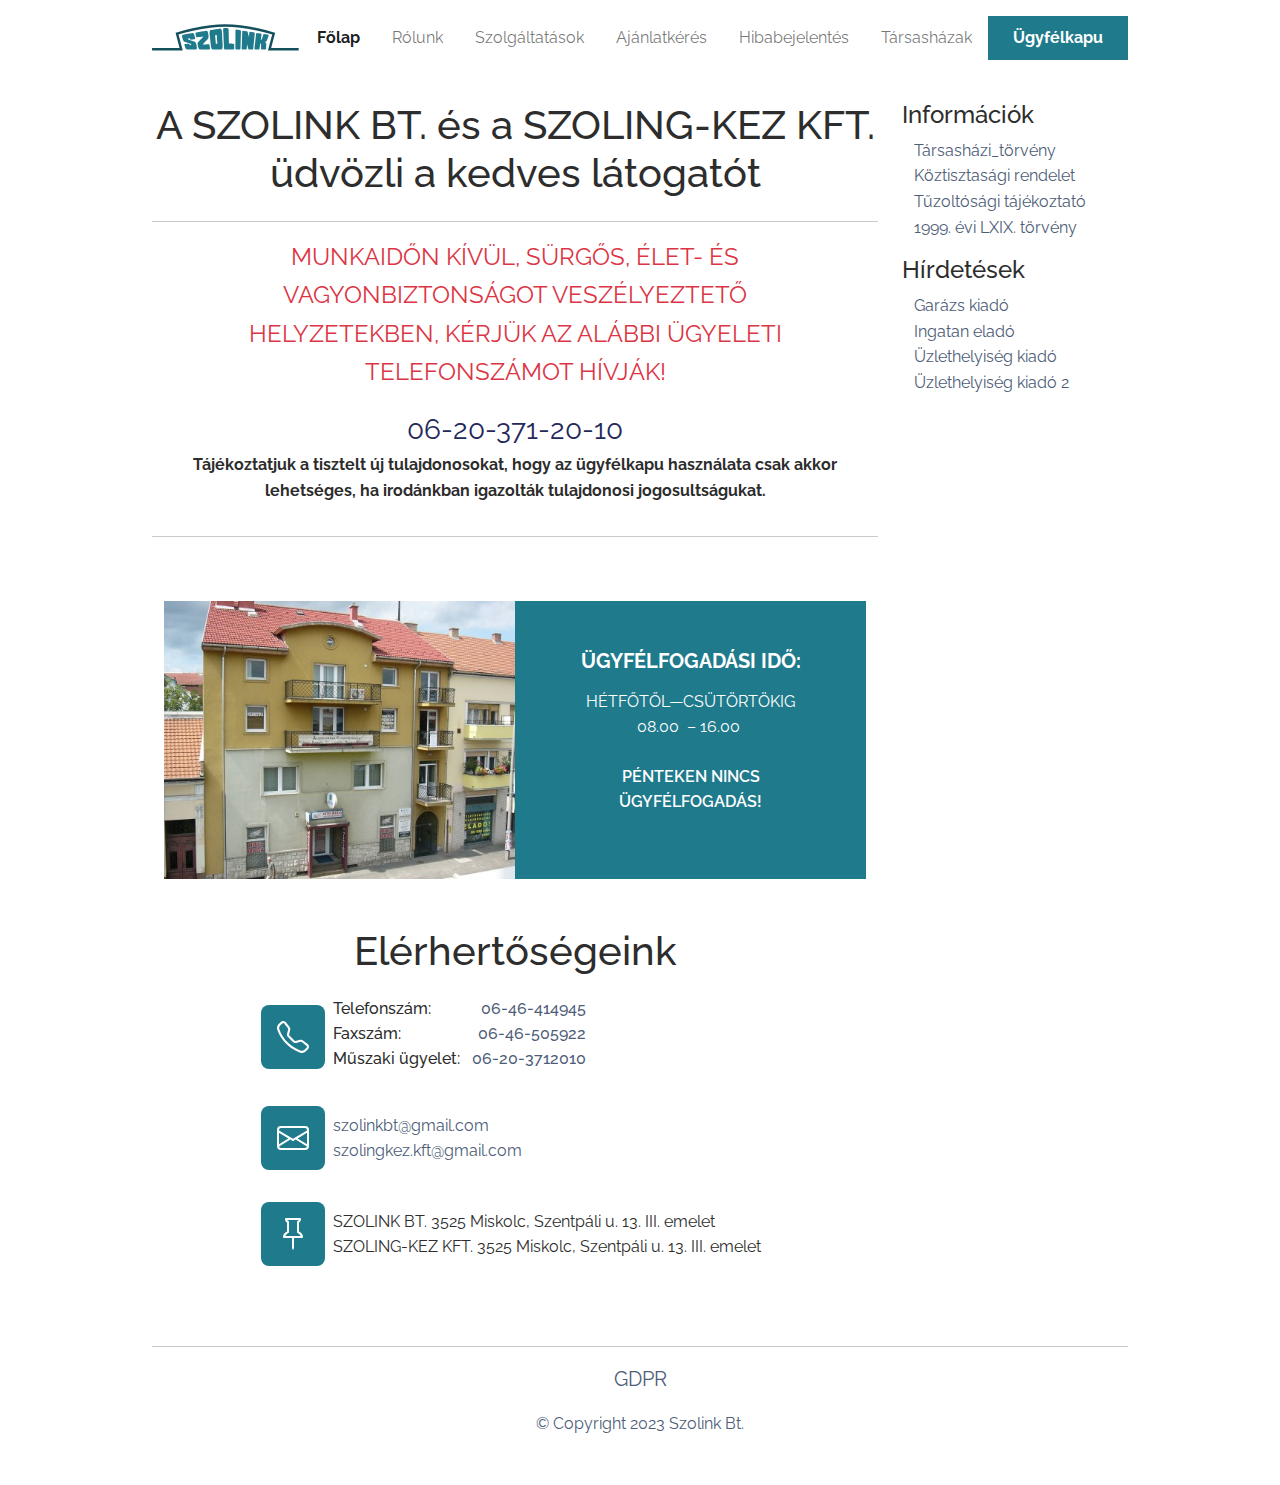
<file: index.html>
<!DOCTYPE html><html lang="en" style="--bs-primary: #1f7a8c;--bs-primary-rgb: 31,122,140;"><head><meta charset="utf-8"><meta name="viewport" content="width=device-width, initial-scale=1.0, shrink-to-fit=no"><title>Home - Brand</title><link rel="stylesheet" href="assets/bootstrap/css/bootstrap.min.css"><link rel="stylesheet" href="https://fonts.googleapis.com/css?family=Raleway:300italic,400italic,600italic,700italic,800italic,400,300,600,700,800&amp;display=swap"><link rel="stylesheet" href="assets/css/styles.min.css"></head><body><nav class="navbar navbar-light navbar-expand-xl fixed-top d-xl-flex navbar-shrink py-3" id="mainNav"><div class="container"><img class="img-fluid" src="assets/img/logo2.svg" width="152" height="50"><button data-bs-toggle="collapse" class="navbar-toggler" data-bs-target="#navcol-1"><span class="visually-hidden">Toggle navigation</span><span class="navbar-toggler-icon"></span></button><div class="collapse navbar-collapse d-xxl-flex justify-content-xxl-center" id="navcol-1" style="--bs-primary: #1f7a8c;--bs-primary-rgb: 31,122,140;"><ul class="navbar-nav"><li class="nav-item" style="--bs-primary: #1f7a8c;--bs-primary-rgb: 31,122,140;"><a class="nav-link active" href="index.html">Főlap</a></li><li class="nav-item" style="--bs-primary: #1f7a8c;--bs-primary-rgb: 31,122,140;"><a class="nav-link" href="404.html">Rólunk</a></li><li class="nav-item" style="--bs-primary: #1f7a8c;--bs-primary-rgb: 31,122,140;"><a class="nav-link" href="404.html">Szolgáltatások</a></li><li class="nav-item" style="--bs-primary: #1f7a8c;--bs-primary-rgb: 31,122,140;"><a class="nav-link" href="404.html">Ajánlatkérés</a></li><li class="nav-item" style="--bs-primary: #1f7a8c;--bs-primary-rgb: 31,122,140;"><a class="nav-link" href="404.html">Hibabejelentés</a></li><li class="nav-item"><a class="nav-link" href="contacts.html">Társasházak</a></li></ul><a class="btn btn-primary bg-primary border-primary" role="button" href="login.html" target="_blank">Ügyfélkapu</a></div></div></nav><main style="margin-top: 77px;"><div class="container" style="padding-top: 12px;"><div class="row"><div class="col-md-9" style="padding-top: 12px;"><section class="text-center d-flex d-xl-flex flex-column justify-content-xl-center align-items-xl-center"><h1 class="text-center">A SZOLINK BT. és a SZOLING-KEZ KFT. üdvözli a kedves látogatót</h1><hr style="width: 100%;"><p class="fs-4 text-center text-danger">MUNKAIDŐN KÍVÜL, SÜRGŐS, ÉLET- ÉS<br>VAGYONBIZTONSÁGOT VESZÉLYEZTETŐ<br>HELYZETEKBEN, KÉRJÜK AZ ALÁBBI ÜGYELETI<br>TELEFONSZÁMOT HÍVJÁK!</p><a class="fs-3 link-primary" href="tel:06203712010">06-20-371-20-10</a><p><strong>Tájékoztatjuk a tisztelt új tulajdonosokat, hogy az&nbsp;ügyfélkapu használata csak akkor lehetséges,&nbsp;ha irodánkban igazolták tulajdonosi jogosultságukat.</strong></p><hr style="width: 100%;"><section class="py-4 py-xl-5"><div class="container"><div class="bg-dark border rounded border-0 border-dark overflow-hidden"><div class="row g-0"><div class="col-md-6" style="min-height: 250px;"><img class="w-100 h-100 fit-cover" src="assets/img/telephely.jpg"></div><div class="col-md-6"><div class="text-white p-4 p-md-5" style="background: #1f7a8c;"><h5 class="fw-bold text-white mb-3">ÜGYFÉLFOGADÁSI IDŐ:</h5><p class="mb-4">HÉTFŐTŐL—CSÜTÖRTÖKIG<br>08.00&nbsp; – 16.00&nbsp;</p><p class="fw-semibold">PÉNTEKEN NINCS ÜGYFÉLFOGADÁS!</p></div></div></div></div></div><section></section></section><section><h1>Elérhertőségeink</h1><div class="d-flex flex-column justify-content-center align-items-start h-100"><div class="d-flex align-items-center p-3"><div class="bs-icon-lg bs-icon-rounded bs-icon-primary d-flex flex-shrink-0 justify-content-center align-items-center d-inline-block bs-icon"><svg xmlns="http://www.w3.org/2000/svg" width="1em" height="1em" fill="currentColor" viewBox="0 0 16 16" class="bi bi-telephone">
  <path d="M3.654 1.328a.678.678 0 0 0-1.015-.063L1.605 2.3c-.483.484-.661 1.169-.45 1.77a17.568 17.568 0 0 0 4.168 6.608 17.569 17.569 0 0 0 6.608 4.168c.601.211 1.286.033 1.77-.45l1.034-1.034a.678.678 0 0 0-.063-1.015l-2.307-1.794a.678.678 0 0 0-.58-.122l-2.19.547a1.745 1.745 0 0 1-1.657-.459L5.482 8.062a1.745 1.745 0 0 1-.46-1.657l.548-2.19a.678.678 0 0 0-.122-.58L3.654 1.328zM1.884.511a1.745 1.745 0 0 1 2.612.163L6.29 2.98c.329.423.445.974.315 1.494l-.547 2.19a.678.678 0 0 0 .178.643l2.457 2.457a.678.678 0 0 0 .644.178l2.189-.547a1.745 1.745 0 0 1 1.494.315l2.306 1.794c.829.645.905 1.87.163 2.611l-1.034 1.034c-.74.74-1.846 1.065-2.877.702a18.634 18.634 0 0 1-7.01-4.42 18.634 18.634 0 0 1-4.42-7.009c-.362-1.03-.037-2.137.703-2.877L1.885.511z"></path>
</svg></div><div class="d-flex flex-column px-2"><h6 class="d-xl-flex justify-content-xl-start mb-0" style="padding-right: 12px;padding-bottom: 6px;">Telefonszám:<a class="ms-auto" href="tel:0646414945" style="padding-left: 12px;">06-46-414945</a></h6><h6 class="d-xl-flex justify-content-xl-start mb-0" style="padding-right: 12px;padding-bottom: 6px;">Faxszám:<a class="ms-auto" href="tel:0646505922" style="padding-left: 12px;">06-46-505922</a></h6><h6 class="d-xl-flex justify-content-xl-start mb-0" style="padding-right: 12px;padding-bottom: 6px;">Műszaki ügyelet:<a class="ms-auto" href="tel:06203712010" style="padding-left: 12px;">06-20-3712010</a></h6></div></div><div class="d-flex align-items-center p-3"><div class="bs-icon-lg bs-icon-rounded bs-icon-primary d-flex flex-shrink-0 justify-content-center align-items-center d-inline-block bs-icon"><svg xmlns="http://www.w3.org/2000/svg" width="1em" height="1em" fill="currentColor" viewBox="0 0 16 16" class="bi bi-envelope">
  <path fill-rule="evenodd" d="M0 4a2 2 0 0 1 2-2h12a2 2 0 0 1 2 2v8a2 2 0 0 1-2 2H2a2 2 0 0 1-2-2V4Zm2-1a1 1 0 0 0-1 1v.217l7 4.2 7-4.2V4a1 1 0 0 0-1-1H2Zm13 2.383-4.708 2.825L15 11.105V5.383Zm-.034 6.876-5.64-3.471L8 9.583l-1.326-.795-5.64 3.47A1 1 0 0 0 2 13h12a1 1 0 0 0 .966-.741ZM1 11.105l4.708-2.897L1 5.383v5.722Z"></path>
</svg></div><div class="d-flex flex-column align-items-xl-start px-2"><a href="mailto:szolinkbt@gmail.com">szolinkbt@gmail.com</a><a href="mailto:szolingkez.kft@gmail.com">szolingkez.kft@gmail.com</a></div></div><div class="d-flex align-items-center p-3"><div class="bs-icon-lg bs-icon-rounded bs-icon-primary d-flex flex-shrink-0 justify-content-center align-items-center d-inline-block bs-icon"><svg xmlns="http://www.w3.org/2000/svg" width="1em" height="1em" fill="currentColor" viewBox="0 0 16 16" class="bi bi-pin">
  <path d="M4.146.146A.5.5 0 0 1 4.5 0h7a.5.5 0 0 1 .5.5c0 .68-.342 1.174-.646 1.479-.126.125-.25.224-.354.298v4.431l.078.048c.203.127.476.314.751.555C12.36 7.775 13 8.527 13 9.5a.5.5 0 0 1-.5.5h-4v4.5c0 .276-.224 1.5-.5 1.5s-.5-1.224-.5-1.5V10h-4a.5.5 0 0 1-.5-.5c0-.973.64-1.725 1.17-2.189A5.921 5.921 0 0 1 5 6.708V2.277a2.77 2.77 0 0 1-.354-.298C4.342 1.674 4 1.179 4 .5a.5.5 0 0 1 .146-.354zm1.58 1.408-.002-.001.002.001zm-.002-.001.002.001A.5.5 0 0 1 6 2v5a.5.5 0 0 1-.276.447h-.002l-.012.007-.054.03a4.922 4.922 0 0 0-.827.58c-.318.278-.585.596-.725.936h7.792c-.14-.34-.407-.658-.725-.936a4.915 4.915 0 0 0-.881-.61l-.012-.006h-.002A.5.5 0 0 1 10 7V2a.5.5 0 0 1 .295-.458 1.775 1.775 0 0 0 .351-.271c.08-.08.155-.17.214-.271H5.14c.06.1.133.191.214.271a1.78 1.78 0 0 0 .37.282z"></path>
</svg></div><div class="d-flex d-xl-flex flex-column justify-content-xl-center align-items-xl-start px-2"><p class="mb-0">SZOLINK BT. 3525 Miskolc, Szentpáli u. 13. III. emelet</p><p class="mb-0">SZOLING-KEZ KFT. 3525 Miskolc, Szentpáli u. 13. III. emelet</p></div></div></div></section></section></div><div class="col-md-3" style="padding-top: 12px;"><div><h4>Információk</h4><ul class="list-unstyled" style="padding-left: 12px;"><li><a href="http://szolinkbt.hu/pdf/Tarsashazi-torveny_2020-01-16.pdf" target="_blank">Társasházi_törvény</a></li><li><a href="http://szolinkbt.hu/pdf/Koztisztasagi%20rendelet.pdf">Köztisztasági rendelet</a></li><li><a href="http://szolinkbt.hu/pdf/Tuzoltosagi%20tajekoztato.pdf" target="_blank">Tűzoltósági tájékoztató</a></li><li><a href="http://szolinkbt.hu/pdf/1999-LXIX.pdf" target="_blank">1999. évi LXIX. törvény</a></li></ul><div><h4>Hírdetések</h4><ul class="list-unstyled" style="padding-left: 12px;"><li><a href="http://szolinkbt.hu/pdf/Garazs%20kiado.pdf" target="_blank">Garázs kiadó</a></li><li><a href="http://szolinkbt.hu/pdf/Ingatlan_elado.pdf">Ingatan eladó</a></li><li><a href="http://szolinkbt.hu/pdf/Uzlethelyiseg%20kiado.pdf" target="_blank">Üzlethelyiség kiadó</a></li><li><a href="http://szolinkbt.hu/pdf/Uzlethelyiseg%20kiado%202.pdf" target="_blank">Üzlethelyiség kiadó 2</a></li></ul></div></div></div></div></div></main><footer><div class="container py-4 py-lg-5"><hr><div class="text-center d-xl-flex flex-row justify-content-xl-center align-items-xl-center"><a class="fs-5" href="http://szolinkbt.hu/GDPR.pdf" style="padding-right: 12px;padding-left: 12px;" target="_blank">GDPR</a></div><div class="text-muted d-flex justify-content-center align-items-center pt-3"><p class="mb-0">© Copyright 2023 Szolink Bt.</p></div></div></footer><script src="assets/bootstrap/js/bootstrap.min.js"></script><script src="assets/js/script.min.js"></script></body></html>
</file>
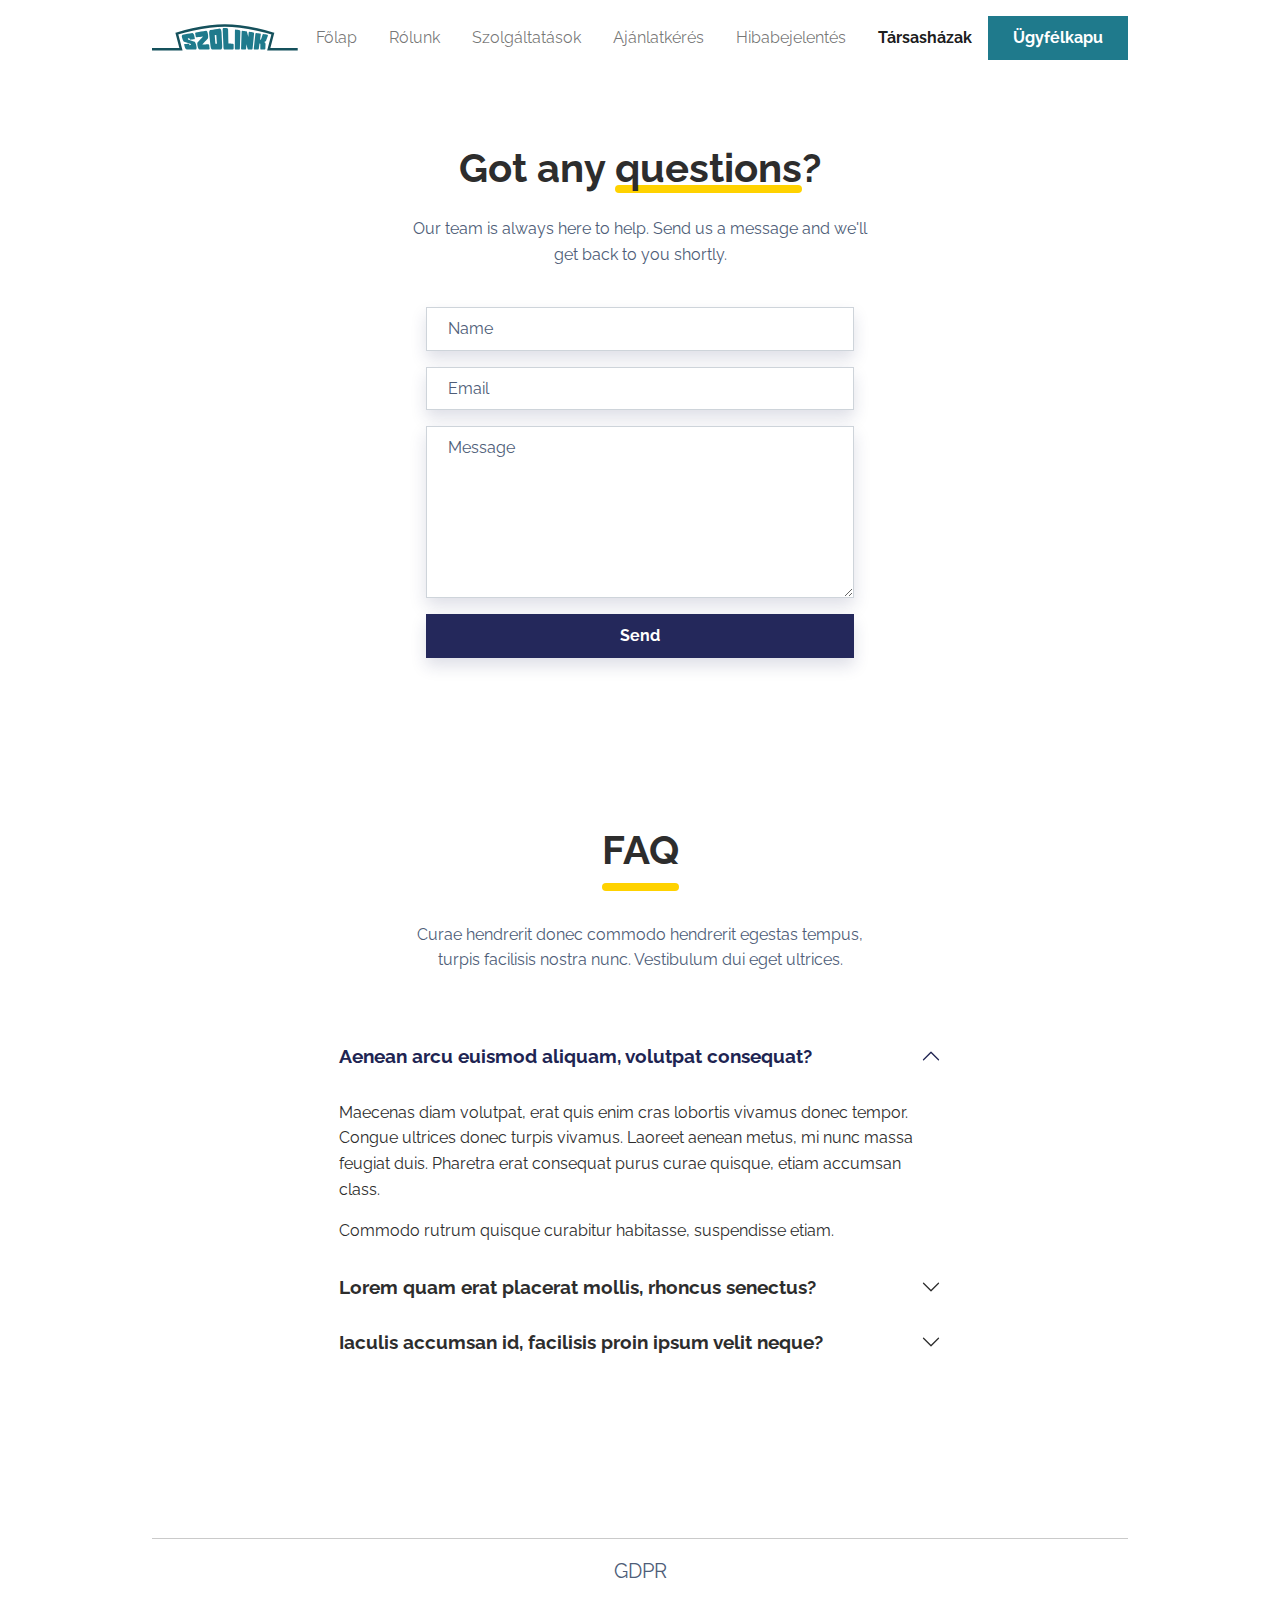
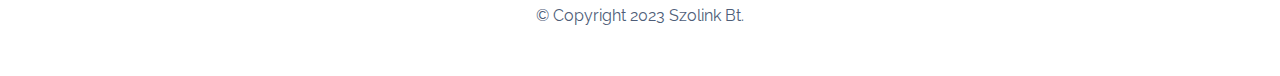
<file: contacts.html>
<!DOCTYPE html><html lang="en"><head><meta charset="utf-8"><meta name="viewport" content="width=device-width, initial-scale=1.0, shrink-to-fit=no"><title>Contacts - Brand</title><link rel="stylesheet" href="assets/bootstrap/css/bootstrap.min.css"><link rel="stylesheet" href="https://fonts.googleapis.com/css?family=Raleway:300italic,400italic,600italic,700italic,800italic,400,300,600,700,800&amp;display=swap"><link rel="stylesheet" href="assets/css/styles.min.css"></head><body><nav class="navbar navbar-light navbar-expand-xl fixed-top d-xl-flex navbar-shrink py-3" id="mainNav"><div class="container"><img class="img-fluid" src="assets/img/logo2.svg" width="152" height="50"><button data-bs-toggle="collapse" class="navbar-toggler" data-bs-target="#navcol-1"><span class="visually-hidden">Toggle navigation</span><span class="navbar-toggler-icon"></span></button><div class="collapse navbar-collapse d-xxl-flex justify-content-xxl-center" id="navcol-1" style="--bs-primary: #1f7a8c;--bs-primary-rgb: 31,122,140;"><ul class="navbar-nav"><li class="nav-item" style="--bs-primary: #1f7a8c;--bs-primary-rgb: 31,122,140;"><a class="nav-link" href="index.html">Főlap</a></li><li class="nav-item" style="--bs-primary: #1f7a8c;--bs-primary-rgb: 31,122,140;"><a class="nav-link" href="404.html">Rólunk</a></li><li class="nav-item" style="--bs-primary: #1f7a8c;--bs-primary-rgb: 31,122,140;"><a class="nav-link" href="404.html">Szolgáltatások</a></li><li class="nav-item" style="--bs-primary: #1f7a8c;--bs-primary-rgb: 31,122,140;"><a class="nav-link" href="404.html">Ajánlatkérés</a></li><li class="nav-item" style="--bs-primary: #1f7a8c;--bs-primary-rgb: 31,122,140;"><a class="nav-link" href="404.html">Hibabejelentés</a></li><li class="nav-item"><a class="nav-link active" href="contacts.html">Társasházak</a></li></ul><a class="btn btn-primary bg-primary border-primary" role="button" href="login.html" target="_blank">Ügyfélkapu</a></div></div></nav><section class="py-5 mt-5"><div class="container py-5"><div class="row"><div class="col-md-8 col-xl-6 text-center mx-auto"><h2 class="display-6 fw-bold mb-4">Got any <span class="underline">questions</span>?</h2><p class="text-muted">Our team is always here to help. Send us a message and we'll get back to you shortly.</p></div></div><div class="row d-flex justify-content-center"><div class="col-md-6"><div><form class="p-3 p-xl-4" method="post"><div class="mb-3"><input class="shadow form-control" type="text" id="name-1" name="name" placeholder="Name"></div><div class="mb-3"><input class="shadow form-control" type="email" id="email-1" name="email" placeholder="Email"></div><div class="mb-3"><textarea class="shadow form-control" id="message-1" name="message" rows="6" placeholder="Message"></textarea></div><div><button class="btn btn-primary shadow d-block w-100" type="submit">Send </button></div></form></div></div></div></div></section><section class="py-4 py-xl-5 mb-5"><div class="container"><div class="row mb-2"><div class="col-md-8 col-xl-6 text-center mx-auto"><h2 class="display-6 fw-bold mb-5"><span class="pb-3 underline">FAQ<br></span></h2><p class="text-muted mb-5">Curae hendrerit donec commodo hendrerit egestas tempus, turpis facilisis nostra nunc. Vestibulum dui eget ultrices.</p></div></div><div class="row mb-2"><div class="col-md-8 mx-auto"><div class="accordion text-muted" role="tablist" id="accordion-1"><div class="accordion-item"><h2 class="accordion-header" role="tab"><button class="accordion-button" type="button" data-bs-toggle="collapse" data-bs-target="#accordion-1 .item-1" aria-expanded="true" aria-controls="accordion-1 .item-1">Aenean arcu euismod aliquam, volutpat consequat?</button></h2><div class="accordion-collapse collapse show item-1" role="tabpanel" data-bs-parent="#accordion-1"><div class="accordion-body"><p>Maecenas diam volutpat, erat quis enim cras lobortis vivamus donec tempor. Congue ultrices donec turpis vivamus. Laoreet aenean metus, mi nunc massa feugiat duis. Pharetra erat consequat purus curae quisque, etiam accumsan class.</p><p class="mb-0">Commodo rutrum quisque curabitur habitasse, suspendisse etiam.</p></div></div></div><div class="accordion-item"><h2 class="accordion-header" role="tab"><button class="accordion-button collapsed" type="button" data-bs-toggle="collapse" data-bs-target="#accordion-1 .item-2" aria-expanded="false" aria-controls="accordion-1 .item-2">Lorem quam erat placerat mollis, rhoncus senectus?</button></h2><div class="accordion-collapse collapse item-2" role="tabpanel" data-bs-parent="#accordion-1"><div class="accordion-body"><p class="mb-0">Nullam id dolor id nibh ultricies vehicula ut id elit. Cras justo odio, dapibus ac facilisis in, egestas eget quam. Donec id elit non mi porta gravida at eget metus.</p></div></div></div><div class="accordion-item"><h2 class="accordion-header" role="tab"><button class="accordion-button collapsed" type="button" data-bs-toggle="collapse" data-bs-target="#accordion-1 .item-3" aria-expanded="false" aria-controls="accordion-1 .item-3">Iaculis accumsan id, facilisis proin ipsum velit neque?</button></h2><div class="accordion-collapse collapse item-3" role="tabpanel" data-bs-parent="#accordion-1"><div class="accordion-body"><p class="mb-0">Nullam id dolor id nibh ultricies vehicula ut id elit. Cras justo odio, dapibus ac facilisis in, egestas eget quam. Donec id elit non mi porta gravida at eget metus.</p></div></div></div></div></div></div></div></section><footer><div class="container py-4 py-lg-5"><hr><div class="text-center d-xl-flex flex-row justify-content-xl-center align-items-xl-center"><a class="fs-5" href="http://szolinkbt.hu/GDPR.pdf" style="padding-right: 12px;padding-left: 12px;" target="_blank">GDPR</a></div><div class="text-muted d-flex justify-content-center align-items-center pt-3"><p class="mb-0">© Copyright 2023 Szolink Bt.</p></div></div></footer><script src="assets/bootstrap/js/bootstrap.min.js"></script><script src="assets/js/script.min.js"></script></body></html>
</file>
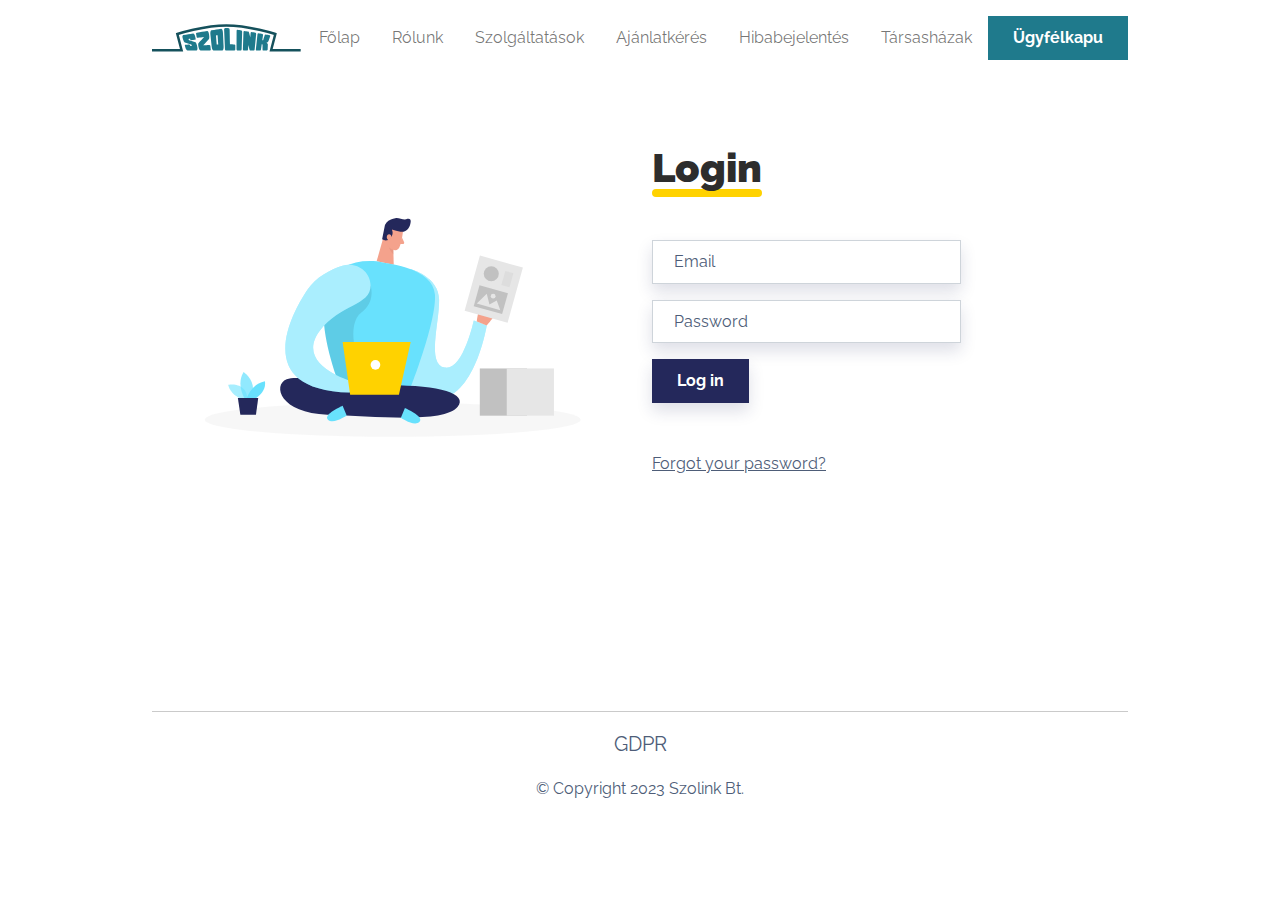
<file: login.html>
<!DOCTYPE html><html lang="en"><head><meta charset="utf-8"><meta name="viewport" content="width=device-width, initial-scale=1.0, shrink-to-fit=no"><title>Log in - Brand</title><link rel="stylesheet" href="assets/bootstrap/css/bootstrap.min.css"><link rel="stylesheet" href="https://fonts.googleapis.com/css?family=Raleway:300italic,400italic,600italic,700italic,800italic,400,300,600,700,800&amp;display=swap"><link rel="stylesheet" href="assets/css/styles.min.css"></head><body><nav class="navbar navbar-light navbar-expand-xl fixed-top d-xl-flex navbar-shrink py-3" id="mainNav"><div class="container"><img class="img-fluid" src="assets/img/logo2.svg" width="152" height="50"><button data-bs-toggle="collapse" class="navbar-toggler" data-bs-target="#navcol-1"><span class="visually-hidden">Toggle navigation</span><span class="navbar-toggler-icon"></span></button><div class="collapse navbar-collapse d-xxl-flex justify-content-xxl-center" id="navcol-1" style="--bs-primary: #1f7a8c;--bs-primary-rgb: 31,122,140;"><ul class="navbar-nav"><li class="nav-item" style="--bs-primary: #1f7a8c;--bs-primary-rgb: 31,122,140;"><a class="nav-link" href="index.html">Főlap</a></li><li class="nav-item" style="--bs-primary: #1f7a8c;--bs-primary-rgb: 31,122,140;"><a class="nav-link" href="404.html">Rólunk</a></li><li class="nav-item" style="--bs-primary: #1f7a8c;--bs-primary-rgb: 31,122,140;"><a class="nav-link" href="404.html">Szolgáltatások</a></li><li class="nav-item" style="--bs-primary: #1f7a8c;--bs-primary-rgb: 31,122,140;"><a class="nav-link" href="404.html">Ajánlatkérés</a></li><li class="nav-item" style="--bs-primary: #1f7a8c;--bs-primary-rgb: 31,122,140;"><a class="nav-link" href="404.html">Hibabejelentés</a></li><li class="nav-item"><a class="nav-link" href="contacts.html">Társasházak</a></li></ul><a class="btn btn-primary bg-primary border-primary" role="button" href="login.html" target="_blank">Ügyfélkapu</a></div></div></nav><section class="py-4 py-md-5 my-5"><div class="container py-md-5"><div class="row"><div class="col-md-6 text-center"><img class="img-fluid w-100" src="assets/img/illustrations/login.svg"></div><div class="col-md-5 col-xl-4 text-center text-md-start"><h2 class="display-6 fw-bold mb-5"><span class="underline pb-1"><strong>Login</strong><br></span></h2><form method="post"><div class="mb-3"><input class="shadow form-control" type="email" name="email" placeholder="Email"></div><div class="mb-3"><input class="shadow form-control" type="password" name="password" placeholder="Password"></div><div class="mb-5"><button class="btn btn-primary shadow" type="submit">Log in</button></div><p class="text-muted"><a href="forgotten-password.html">Forgot your password?</a></p></form></div></div></div></section><footer><div class="container py-4 py-lg-5"><hr><div class="text-center d-xl-flex flex-row justify-content-xl-center align-items-xl-center"><a class="fs-5" href="http://szolinkbt.hu/GDPR.pdf" style="padding-right: 12px;padding-left: 12px;" target="_blank">GDPR</a></div><div class="text-muted d-flex justify-content-center align-items-center pt-3"><p class="mb-0">© Copyright 2023 Szolink Bt.</p></div></div></footer><script src="assets/bootstrap/js/bootstrap.min.js"></script><script src="assets/js/script.min.js"></script></body></html>
</file>
<file: assets/css/styles.min.css>
.bs-icon{--bs-icon-size:.75rem;display:flex;flex-shrink:0;justify-content:center;align-items:center;font-size:var(--bs-icon-size);width:calc(var(--bs-icon-size) * 2);height:calc(var(--bs-icon-size) * 2);color:var(--bs-primary)}.bs-icon-xs{--bs-icon-size:1rem;width:calc(var(--bs-icon-size) * 1.5);height:calc(var(--bs-icon-size) * 1.5)}.bs-icon-sm{--bs-icon-size:1rem}.bs-icon-md{--bs-icon-size:1.5rem}.bs-icon-lg{--bs-icon-size:2rem}.bs-icon-xl{--bs-icon-size:2.5rem}.bs-icon.bs-icon-primary{color:var(--bs-white);background:var(--bs-primary)}.bs-icon.bs-icon-primary-light{color:var(--bs-primary);background:rgba(var(--bs-primary-rgb),.2)}.bs-icon.bs-icon-semi-white{color:var(--bs-primary);background:rgba(255,255,255,.5)}.bs-icon.bs-icon-rounded{border-radius:.5rem}.bs-icon.bs-icon-circle{border-radius:50%}.fit-cover{object-fit:cover}.btn:hover{color:var(--bs-btn-hover-color);background-color:var(--bs-btn-hover-bg);border-color:var(--bs-btn-hover-border-color)}
</file>
